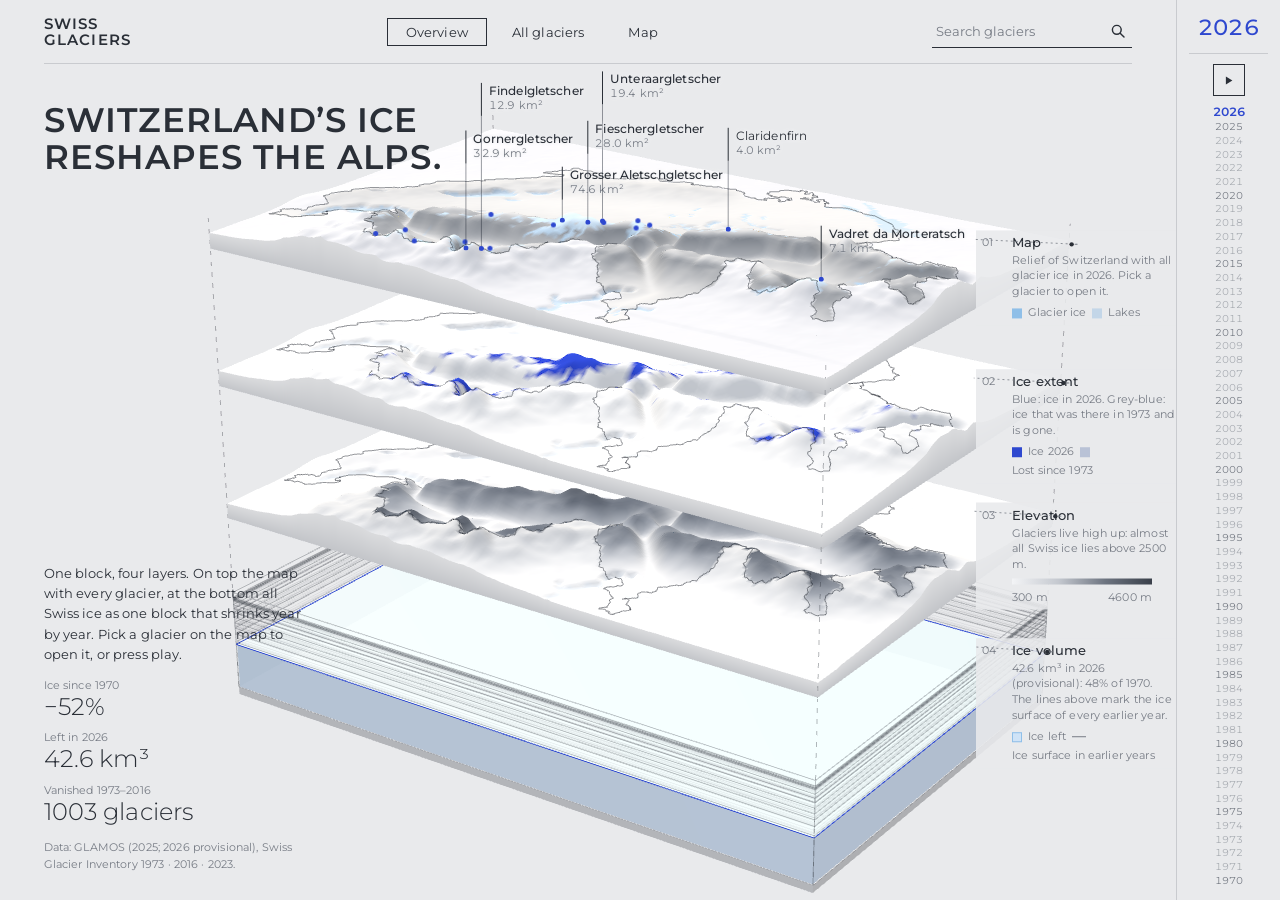
<file: index.html>
<!DOCTYPE html>
<html lang="en">
<head>
  <meta charset="UTF-8">
  <meta name="viewport" content="width=device-width, initial-scale=1.0">
  <title>Swiss Glaciers 1970–2026</title>
  <link rel="preconnect" href="https://fonts.googleapis.com">
  <link rel="preconnect" href="https://fonts.gstatic.com" crossorigin>
  <link href="https://fonts.googleapis.com/css2?family=Montserrat:wght@300;400;500;600&display=swap" rel="stylesheet">
  <link rel="stylesheet" href="css/style.css">
</head>
<body>
<div class="shell">

  <!-- ================= Kopfzeile ================= -->
  <header class="site-header">
    <a class="logo" href="#home" data-go="home">
      Swiss<br>Glaciers
    </a>
    <nav class="main-nav" aria-label="Hauptnavigation">
      <a href="#home" data-go="home">Overview</a>
      <a href="#cube" data-go="cube">All glaciers</a>
      <a href="#map" data-go="map">Map</a>
    </nav>
    <form class="search" id="search" role="search" autocomplete="off">
      <input id="search-input" list="glacier-list" placeholder="Search glaciers" aria-label="Search glaciers">
      <datalist id="glacier-list"></datalist>
      <button type="submit" aria-label="Suchen">
        <svg viewBox="0 0 20 20" aria-hidden="true"><circle cx="8.5" cy="8.5" r="5.5"/><path d="M13 13l4.5 4.5"/></svg>
      </button>
    </form>
  </header>

  <main class="content">
    <section class="page page-home is-active state-overview" id="page-home">

      <!-- Kopf jeder Ansicht: Zurück + Pfad, Titel, ein Satz -->
      <div class="view-head">
        <nav class="crumbs" aria-label="Breadcrumb">
          <button class="back-btn" id="back-btn" aria-label="Back">
            <svg viewBox="0 0 24 24" aria-hidden="true"><path d="M19 5v7a3 3 0 0 1-3 3H6 M10 11l-4 4 4 4"/></svg>
          </button>
          <ol id="crumbs"></ol>
        </nav>
        <h1 id="view-title">Switzerland’s ice <span class="rotator" aria-live="polite"><span class="rot-word">is melting.</span></span></h1>
        <p class="view-lede" id="view-lede"></p>
      </div>

      <!-- Startseite: ein Block, Karte oben, Cube unten -->
      <div class="stack" id="stack">
        <div class="panel-stage" id="stack-stage"></div>
        <div class="label-layer" id="stack-glabels"></div>
        <div class="sk-labels" id="stack-labels"></div>
      </div>

      <!-- Karte -->
      <div class="panel panel-map" id="panel-map" role="link" tabindex="0" aria-label="Open map">
        <div class="panel-stage" id="home-map-stage"></div>
        <div class="label-layer" id="map-labels"></div>
        <span class="panel-tag">Map</span>
        <span class="panel-open" aria-hidden="true">Open map</span>
      </div>

      <!-- Cube -->
      <div class="panel panel-cube" id="panel-cube" role="button" tabindex="0" aria-label="Open cube">
        <div class="panel-stage" id="cube-stage"></div>
        <div class="label-layer" id="cube-labels"></div>
        <div class="year-layer" id="cube-years"><svg></svg></div>

        <!-- Gletscher-Ansicht: Ebenen als Explosionszeichnung (Beschriftung links, Höhenkarten rechts) -->
        <div class="gview" id="gview" hidden>
          <svg class="ex-lines" id="ex-lines"></svg>
          <div class="ex-labels" id="ex-labels"></div>
          <aside class="ex-side" id="ex-side"></aside>
        </div>
        <span class="panel-tag" id="cube-tag">Cube</span>
        <span class="panel-open" aria-hidden="true">Open cube</span>
        <div class="pin-bar" id="pin-bar" hidden><span id="pin-count">1 layer pinned</span><button id="pin-clear" type="button">Clear selection</button></div>
      </div>

      <!-- Text der Übersicht -->
      <div class="home-text card">
        <p class="lead">One block, four layers. On top the map with every glacier, at the bottom all Swiss ice as one block that shrinks year by year. Pick a glacier on the map to open it, or press play.</p>
        <dl class="stats">
          <div><dt>Ice since 1970</dt><dd id="st-pct">−50%</dd></div>
          <div><dt>Left in <span class="yr">2026</span></dt><dd id="st-vol">42.6 km³</dd></div>
          <div><dt>Vanished 1973–2016</dt><dd id="st-gone">1003 glaciers</dd></div>
        </dl>
        <p class="src-note">Data: GLAMOS (2025; 2026 provisional), Swiss Glacier Inventory 1973 · 2016 · 2023.</p>
      </div>

      <!-- Kernbohrung -->
      <section class="probe" id="probe" hidden aria-label="Ice core">
        <figure class="figure pr-photo">
          <div class="figure-img"><img id="pr-photo" alt="Glacier area with drill site"><span class="pr-marker" aria-hidden="true"><i></i></span></div>
          <figcaption>Drill site <b id="pr-site">–</b></figcaption>
        </figure>
        <div class="pr-core" id="pr-core">
          <div class="pr-head"><span class="badge" id="pr-badge">Placeholder</span><p class="pr-after" id="pr-after"></p></div>
          <svg id="pr-svg"></svg>
          <p class="footnote" id="pr-note"></p>
        </div>
        <aside class="pr-side">
          <figure class="figure pr-ice">
            <div class="figure-img">
              <img id="pr-icecore" alt="Real ice core with visible annual layers" hidden>
              <div class="pr-ice-ph" id="pr-icecore-ph" hidden><span>The photo loads from the internet.<br>Offline: add <code>img/eiskern.jpg</code>.</span></div>
            </div>
            <figcaption>Ice core with annual layers (GISP2, 1837 m deep). Photo: National Ice Core Laboratory, USGS, public domain.</figcaption>
          </figure>
          <button class="switch" id="pr-toggle" aria-pressed="false"><span class="sw"><i></i></span>Show measured data</button>
          <div class="pr-table-wrap" id="pr-table-wrap"><div id="pr-table"></div></div>
        </aside>
      </section>
    </section>

    <!-- Zahlen -->
    <aside class="info-card card" id="info-card" aria-label="Figures for the selected year">
      <p class="ic-title" id="info-kicker">Swiss glacier ice, 2026</p>
      <div class="hero-num"><span id="hero-vol">42.6</span> <small id="hero-unit">km³</small></div>
      <div class="bar" aria-hidden="true"><span id="hero-bar"></span></div>
      <p class="sub" id="hero-sub">50% of the 1970 ice</p>
      <dl class="rows">
        <div><dt>Since 1970</dt><dd id="loss-total">−42.4 km³</dd></div>
        <div><dt>This year</dt><dd id="loss-year">−2.5 km³</dd></div>
        <div id="row-len" hidden><dt>Glacier tongue since 1970</dt><dd id="loss-len">–</dd></div>
      </dl>
      <p class="note" id="year-note"></p>
    </aside>

    <div id="tooltip" class="tooltip" role="status"></div>
  </main>

  <!-- ================= Zeitleiste rechts ================= -->
  <aside class="timeline" aria-label="Timeline 1970 to 2026">
    <div class="tl-big" id="tl-big">2026</div>
    <button class="play" id="play-btn" aria-label="Play">
      <svg viewBox="0 0 20 20" aria-hidden="true"><path class="i-play" d="M6 4l10 6-10 6z"/><path class="i-pause" d="M5 4h3v12H5zM12 4h3v12h-3z"/></svg>
    </button>
    <div class="tl-track" id="tl-track" role="slider" tabindex="0" aria-valuemin="1970" aria-valuemax="2026" aria-valuenow="2026" aria-label="Select year">
      <div class="tl-list" id="tl-list"></div>
    </div>
  </aside>
</div>

<script src="js/vendor/three.min.js"></script>
<script src="js/glamos.js"></script>
<script src="js/data.js"></script>
<script src="js/switzerland.js"></script>
<script src="img/berg-cutout.js"></script>
<script src="js/scene.js"></script>
<script src="js/main.js"></script>
<script src="js/timeline.js"></script>
<script src="js/home.js"></script>
<script src="js/glacierview.js"></script>
<script src="js/cubeview.js"></script>
<script src="js/mapview.js"></script>
<script src="js/stackview.js"></script>
<script src="js/probe.js"></script>
<script>App.start();</script>
</body>
</html>
</file>
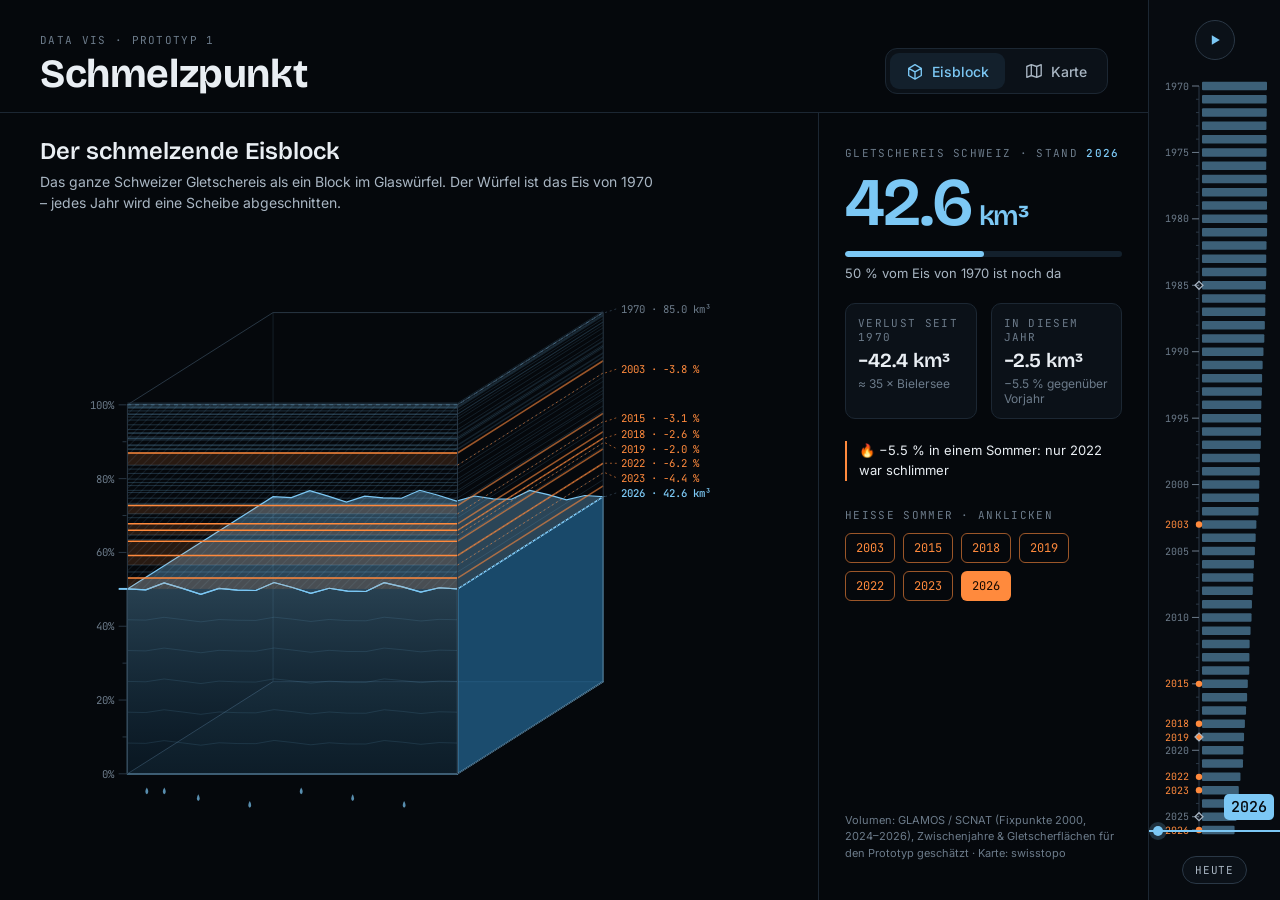
<file: Prototyp 1 (dunkel)/index.html>
<!DOCTYPE html>
<html lang="de">
<head>
  <meta charset="UTF-8">
  <meta name="viewport" content="width=device-width, initial-scale=1.0">
  <title>Schmelzpunkt – Schweizer Gletscher 1970–2026</title>
  <link rel="preconnect" href="https://fonts.googleapis.com">
  <link rel="preconnect" href="https://fonts.gstatic.com" crossorigin>
  <link href="https://fonts.googleapis.com/css2?family=Bricolage+Grotesque:opsz,wght@12..96,500;12..96,700&family=Inter:wght@400;500;600&family=JetBrains+Mono:wght@400;500&display=swap" rel="stylesheet">
  <link rel="stylesheet" href="css/style.css">
</head>
<body>
  <div class="app">

    <!-- ===== Kopfzeile ===== -->
    <header class="topbar">
      <div class="brand">
        <span class="kicker">Data Vis · Prototyp 1</span>
        <h1>Schmelzpunkt</h1>
      </div>

      <nav class="view-switch" role="tablist" aria-label="Ansicht wählen">
        <button class="view-btn is-active" role="tab" data-view="cube" aria-selected="true">
          <svg viewBox="0 0 20 20" aria-hidden="true"><path d="M3 7l7-4 7 4v8l-7 4-7-4z M3 7l7 4 7-4 M10 11v8"/></svg>
          Eisblock
        </button>
        <button class="view-btn" role="tab" data-view="map" aria-selected="false">
          <svg viewBox="0 0 20 20" aria-hidden="true"><path d="M2 5l5-2 6 2 5-2v12l-5 2-6-2-5 2z M7 3v12 M13 5v12"/></svg>
          Karte
        </button>
      </nav>
    </header>

    <!-- ===== Bühne: die beiden Visualisierungen ===== -->
    <main class="stage">
      <section class="view view-cube is-active" id="view-cube" aria-label="Eisblock – alle Gletscher zusammen">
        <div class="view-head">
          <h2>Der schmelzende Eisblock</h2>
          <p>Das ganze Schweizer Gletschereis als ein Block im Glaswürfel. Der Würfel ist das Eis von 1970 – jedes Jahr wird eine Scheibe abgeschnitten.</p>
        </div>
        <svg id="cube-svg" class="viz" viewBox="0 0 760 560" role="img" aria-label="Eisblock-Grafik"></svg>
      </section>

      <section class="view view-map" id="view-map" aria-label="Karte der Schweiz mit Gletschern">
        <div class="view-head">
          <h2>Gletscher auf der Karte</h2>
          <p>Kreisfläche = Gletscherfläche im gewählten Jahr. Der gestrichelte Ring zeigt die Grösse von 1970. Klicke auf einen Gletscher.</p>
        </div>
        <svg id="map-svg" class="viz" viewBox="0 0 1000 660" role="img" aria-label="Schweizer Karte mit Gletschern"></svg>
      </section>

      <div id="tooltip" class="tooltip" role="status" aria-live="polite"></div>
    </main>

    <!-- ===== Infospalte ===== -->
    <aside class="info" aria-label="Zahlen zum gewählten Jahr">
      <div class="info-block">
        <span class="label">Gletschereis Schweiz · Stand <b id="info-year">2026</b></span>
        <div class="hero"><span id="hero-vol">42,6</span><small>km³</small></div>
        <div class="bar" aria-hidden="true"><span id="hero-bar"></span></div>
        <p class="sub"><span id="hero-pct">50 %</span> vom Eis von 1970 ist noch da</p>
      </div>

      <div class="info-grid">
        <div>
          <span class="label">Verlust seit 1970</span>
          <strong id="loss-total">−42,4 km³</strong>
          <span class="muted" id="loss-biel">≈ 35 × Bielersee</span>
        </div>
        <div>
          <span class="label">In diesem Jahr</span>
          <strong id="loss-year">−2,5 km³</strong>
          <span class="muted" id="loss-year-pct">−5,5 %</span>
        </div>
      </div>

      <div class="info-note" id="year-note"></div>

      <div class="info-block">
        <span class="label">Heisse Sommer · anklicken</span>
        <div class="chips" id="hot-chips"></div>
      </div>

      <!-- Detailkarte für einen angeklickten Gletscher (Kartenansicht) -->
      <div class="glacier-card" id="glacier-card" hidden>
        <button class="close" id="glacier-close" aria-label="Schliessen">×</button>
        <span class="label" id="gc-canton">VS</span>
        <h3 id="gc-name">Gletscher</h3>
        <div class="gc-row">
          <div><span class="label">Fläche <span id="gc-year">2026</span></span><strong id="gc-area">–</strong></div>
          <div><span class="label">seit 1970</span><strong id="gc-change">–</strong></div>
        </div>
        <svg id="gc-spark" viewBox="0 0 300 90" class="spark" aria-label="Flächenverlauf 1970–2026"></svg>
        <p class="muted small" id="gc-note"></p>
      </div>

      <p class="source">Volumen: GLAMOS / SCNAT (Fixpunkte 2000, 2024–2026), Zwischenjahre & Gletscherflächen für den Prototyp geschätzt · Karte: swisstopo</p>
    </aside>

    <!-- ===== Timeline rechts – auf der ganzen Seite gleich ===== -->
    <aside class="timeline" aria-label="Zeitleiste 1970 bis 2026">
      <button class="play" id="play-btn" aria-label="Abspielen">
        <svg viewBox="0 0 20 20" aria-hidden="true"><path class="i-play" d="M6 4l10 6-10 6z"/><path class="i-pause" d="M5 4h3v12H5zM12 4h3v12h-3z"/></svg>
      </button>
      <div class="tl-track" id="tl-track" tabindex="0" role="slider"
           aria-valuemin="1970" aria-valuemax="2026" aria-valuenow="2026" aria-label="Jahr wählen">
        <svg id="tl-svg" preserveAspectRatio="none"></svg>
        <div class="tl-handle" id="tl-handle"><span id="tl-handle-year">2026</span></div>
      </div>
      <button class="today" id="today-btn">Heute</button>
    </aside>

  </div>

  <script src="js/data.js"></script>
  <script src="js/switzerland.js"></script>
  <script src="js/main.js"></script>
  <script src="js/timeline.js"></script>
  <script src="js/cube.js"></script>
  <script src="js/map.js"></script>
  <script>App.start();</script>
</body>
</html>
</file>
<file: css/style.css>
/* =====================================================================
   Swiss Glaciers – Stylesheet
   Ein Hintergrund, eine Haarlinie, ein Blau für "gemeint/gewählt",
   Orange nur für heisse Sommer. Serif nur für Titel & grosse Zahlen.
   ===================================================================== */
:root {
  /* Farben: nur Grau-Schwarz-Weiss + ein Blau */
  --paper:  #e9eaec;   /* ruhiges Hellgrau – Hintergrund überall */
  --white:  #f4f5f6;   /* helle Flächen */
  --rule:   #c9cbcf;   /* feine Linie */
  --rule-2: #a9adb3;
  --ink:    #2a2f37;   /* Schiefer – Text & Strukturlinien */
  --ink-2:  #777c85;   /* Nebentext */
  --blue:   #2e48cf;   /* 2026 / gewählt */
  --blue-soft: rgba(46,72,207,.14);
  --ice:    #cfe1f1;
  --melt:   var(--ink);  /* kein Orange mehr: heisse Sommer = dunkel */

  /* Schrift: eine Familie */
  --serif: "Montserrat", system-ui, sans-serif;
  --sans:  "Montserrat", system-ui, sans-serif;
  --fs-xs: 11px;  --fs-s: 13px;  --fs-m: 16px;  --fs-l: 24px;  --fs-xl: 38px;  --fs-xxl: 54px;

  /* Raster */
  --pad: clamp(24px, 3.4vw, 52px);
  --tl-w: 104px;
  --head: 160px;
  --radius: 0px;
  --ease: cubic-bezier(.65, 0, .25, 1);
}

* { box-sizing: border-box; }
html, body { margin: 0; height: 100%; background: var(--paper); color: var(--ink); font-family: var(--sans); font-size: var(--fs-s); -webkit-font-smoothing: antialiased; }
button, input { font: inherit; color: inherit; }
a { color: inherit; }
[hidden] { display: none !important; }
:focus-visible { outline: 2px solid var(--blue); outline-offset: 2px; }
@media (prefers-reduced-motion: reduce) { * { animation: none !important; transition: none !important; } }

.shell { height: 100vh; display: grid; grid-template-columns: 1fr var(--tl-w); grid-template-rows: auto 1fr; }
.site-header { grid-column: 1; grid-row: 1; }
.content     { grid-column: 1; grid-row: 2; position: relative; overflow: hidden; }
.timeline    { grid-column: 2; grid-row: 1 / span 2; }

/* ---------- gemeinsame Bausteine ---------- */
.card { background: var(--white); border: 1px solid var(--rule); border-radius: var(--radius); }
.rows { margin: 0; }
.rows > div { display: grid; grid-template-columns: 44% 1fr; gap: 12px; padding: 8px 0; border-top: 1px solid var(--rule); font-size: var(--fs-xs); line-height: 1.45; }
.rows dt { color: var(--ink-2); }
.rows dd { margin: 0; font-weight: 500; text-align: right; }
.rows .now dd, .rows .key dd { color: var(--blue); }
.footnote { margin: 10px 0 0; font-size: var(--fs-xs); color: var(--ink-2); line-height: 1.5; }
.badge { display: inline-block; font-size: var(--fs-xs); padding: 3px 10px; border-radius: 20px; border: 1px solid var(--rule-2); color: var(--ink-2); }
.badge.real { border-color: var(--melt); color: var(--melt); }
.figure { margin: 0; display: flex; flex-direction: column; gap: 8px; min-height: 0; }
.figure-img { position: relative; flex: 1; min-height: 0; border-radius: var(--radius); overflow: hidden; background: var(--white); border: 1px solid var(--rule); }
.figure-img img { position: absolute; inset: 0; width: 100%; height: 100%; object-fit: cover; }
.figure figcaption { font-size: var(--fs-xs); color: var(--ink-2); line-height: 1.45; }
.figure figcaption b { color: var(--ink); font-weight: 500; }
.switch { display: inline-flex; align-items: center; gap: 10px; border: 1px solid var(--rule-2); background: var(--white); border-radius: 30px; padding: 6px 14px 6px 6px; cursor: pointer; font-size: var(--fs-s); align-self: flex-start; }
.switch:hover { border-color: var(--ink); }
.switch .sw { width: 30px; height: 17px; border-radius: 10px; background: var(--rule-2); position: relative; transition: background .2s; }
.switch .sw i { position: absolute; left: 2px; top: 2px; width: 13px; height: 13px; border-radius: 50%; background: var(--white); transition: left .2s; }
.switch[aria-pressed="true"] .sw { background: var(--blue); }
.switch[aria-pressed="true"] .sw i { left: 15px; }

/* ---------- Kopfzeile ---------- */
.site-header { display: flex; align-items: center; justify-content: space-between; gap: 24px; padding: 14px var(--pad); border-bottom: 1px solid var(--rule); background: var(--paper); z-index: 20; }
.logo { display: flex; align-items: center; gap: 10px; font-weight: 600; text-decoration: none; }
.logo svg { width: 22px; height: 22px; fill: none; stroke: var(--blue); stroke-width: 1.4; stroke-linejoin: round; }
.main-nav { display: flex; gap: 28px; }
.main-nav a { color: var(--ink-2); text-decoration: none; padding: 6px 0; border-bottom: 1px solid transparent; }
.main-nav a:hover, .main-nav a.is-active { color: var(--ink); border-color: var(--ink); }
.search { display: flex; align-items: center; border: 1px solid var(--rule-2); border-radius: 30px; padding: 3px 6px 3px 16px; background: var(--white); }
.search input { border: 0; outline: none; background: none; width: 170px; font-size: var(--fs-s); }
.search input::placeholder { color: var(--ink-2); }
.search button { border: 0; background: none; cursor: pointer; width: 28px; height: 28px; display: grid; place-items: center; }
.search svg { width: 16px; height: 16px; fill: none; stroke: var(--ink); stroke-width: 1.8; stroke-linecap: round; }
.search:focus-within { border-color: var(--blue); }
.search.nohit { animation: shake .3s; border-color: var(--melt); }
@keyframes shake { 25% { transform: translateX(-4px); } 75% { transform: translateX(4px); } }

/* ---------- Seite ---------- */
.page { position: absolute; inset: 0; }
.page-home:not(.state-overview) { --head: 190px; }

/* Kopf jeder Ansicht */
.view-head { position: absolute; left: var(--pad); top: 22px; right: calc(var(--pad) + 280px); z-index: 6; pointer-events: none; }
.view-head > * { pointer-events: auto; }
.crumbs { display: flex; align-items: center; gap: 12px; min-height: 30px; }
.crumbs ol { display: flex; flex-wrap: wrap; gap: 6px; list-style: none; margin: 0; padding: 0; font-size: var(--fs-xs); color: var(--ink-2); }
.crumbs li + li::before { content: "/"; margin-right: 6px; color: var(--rule-2); }
.crumbs a { color: var(--ink-2); text-decoration: none; }
.crumbs a:hover { color: var(--ink); text-decoration: underline; }
.crumbs li:last-child { color: var(--ink); }
.back-btn { width: 30px; height: 30px; border-radius: 50%; border: 1px solid var(--rule-2); background: var(--white); cursor: pointer; display: none; place-items: center; }
.back-btn svg { width: 15px; height: 15px; fill: none; stroke: var(--ink); stroke-width: 1.8; stroke-linecap: round; stroke-linejoin: round; }
.back-btn:hover { border-color: var(--ink); }
.page-home:not(.state-overview) .back-btn { display: grid; }
.state-overview .crumbs { display: none; }
.state-overview .view-head { top: 34px; }
#view-title { font-family: var(--serif); font-weight: 300; font-size: var(--fs-xl); line-height: 1.05; letter-spacing: -.015em; margin: 8px 0 6px; }
.state-overview #view-title { font-size: var(--fs-xxl); margin-top: 4px; }
.view-lede { margin: 0; color: var(--ink-2); font-size: var(--fs-s); max-width: 95ch; line-height: 1.5; min-height: 1.5em; }
.rotator { display: inline-block; height: 1.12em; line-height: 1.12; overflow: hidden; vertical-align: top; }
.rot-word { display: inline-block; animation: rotIn .7s cubic-bezier(.2,.7,.2,1); }
.rot-word.out { animation: rotOut .45s ease forwards; }
@keyframes rotIn  { from { transform: translateY(100%); opacity: 0; } to { transform: none; opacity: 1; } }
@keyframes rotOut { to { transform: translateY(-100%); opacity: 0; } }

/* ---------- Panels (Karte, Cube) ---------- */
.panel {
  position: absolute; margin: 0; border: 1px solid var(--rule); border-radius: var(--radius); overflow: hidden; background: var(--white);
  transition: left .9s var(--ease), top .9s var(--ease), width .9s var(--ease), height .9s var(--ease), opacity .6s ease, filter .6s ease, background .6s ease, border-color .3s;
}
.panel-stage { position: absolute; inset: 0; }
.panel-stage canvas { display: block; }
.panel-tag { position: absolute; left: 16px; top: 14px; font-size: var(--fs-xs); color: var(--ink-2); transition: opacity .4s; pointer-events: none; z-index: 5; }

/* Übersicht: Karte links, Cube rechts, Text unter der Karte */
.panel-map  { left: var(--pad); top: var(--head); width: calc(60% - var(--pad)); height: calc(100% - var(--head) - 168px); cursor: pointer; z-index: 2; }
.panel-cube { left: calc(60% + 20px); top: var(--head); width: calc(40% - var(--pad) - 20px); height: calc(100% - var(--head) - 24px); cursor: pointer; z-index: 3; }
.state-overview .panel-map:hover, .state-overview .panel-cube:hover { border-color: var(--ink-2); }
.home-text { position: absolute; left: var(--pad); bottom: 24px; width: calc(60% - var(--pad)); height: 128px; padding: 16px 20px; z-index: 2; transition: opacity .4s; }
.lead { margin: 0 0 12px; line-height: 1.5; max-width: 70ch; }
.stats { display: flex; gap: 40px; margin: 0; }
.stats dt { font-size: var(--fs-xs); color: var(--ink-2); }
.stats dd { margin: 2px 0 0; font-family: var(--serif); font-weight: 300; font-size: var(--fs-l); line-height: 1.1; }
.page-home:not(.state-overview) .home-text { opacity: 0; pointer-events: none; }

/* Cube-Weg: Cube gross, Karte blass dahinter */
.state-cube .panel-cube, .state-glacier .panel-cube {
  left: var(--pad); top: var(--head); width: calc(100% - var(--pad) * 2); height: calc(100% - var(--head) - 18px);
  background: rgba(251,250,247,.55); backdrop-filter: blur(2px); -webkit-backdrop-filter: blur(2px); border-color: transparent; cursor: default;
}
.state-cube .panel-map, .state-glacier .panel-map {
  left: var(--pad); top: var(--head); width: 46%; height: 46%; opacity: .3; filter: saturate(.2); border-color: transparent; background: transparent; z-index: 1;
}
.state-glacier .panel-map, .state-probe .panel-cube { opacity: 0; pointer-events: none; }
.state-cube .panel-cube canvas, .state-glacier .panel-cube canvas, .state-map .panel-map canvas, .state-area .panel-map canvas { cursor: grab; }
canvas.grabbing { cursor: grabbing !important; }

/* Karten-Weg: Karte gross, Cube blass dahinter */
.state-map .panel-map, .state-area .panel-map {
  left: var(--pad); top: var(--head); width: calc(100% - var(--pad) * 2); height: calc(100% - var(--head) - 18px);
  background: transparent; border-color: transparent; cursor: default;
}
.state-map .panel-cube, .state-area .panel-cube {
  left: calc(100% - var(--pad) - 20%); top: calc(100% - 18px - 28%); width: 20%; height: 28%;
}
.state-map .panel-cube { opacity: .3; filter: saturate(.2); background: transparent; border-color: transparent; z-index: 1; }
.state-map .panel-cube:hover { opacity: .7; filter: none; }
.state-area .panel-cube { z-index: 4; }
.state-area .panel-cube:hover { border-color: var(--ink-2); }
.page-home:not(.state-overview):not(.state-area) .panel-tag, .state-area .panel-map .panel-tag { opacity: 0; }

/* Kernbohrung: Karte klein oben links */
.state-probe .panel-map { left: var(--pad); top: var(--head); width: 24%; height: 26%; z-index: 4; cursor: pointer; }
.probe {
  position: absolute; left: var(--pad); right: var(--pad); top: var(--head); bottom: 18px; z-index: 3;
  display: grid; grid-template-columns: 24% 1fr 300px; gap: 32px;
}
.pr-photo { padding-top: calc(26vh); }   /* Platz für die kleine Karte darüber */
.pr-photo .figure-img img { object-position: 45% 40%; }
.pr-marker { position: absolute; left: 50%; top: 34%; }
.pr-marker i { position: absolute; left: -7px; top: -18px; width: 14px; height: 22px; border-radius: 7px / 4px; background: linear-gradient(90deg, var(--ice), var(--white) 45%, var(--ice)); border: 1px solid var(--blue); box-shadow: 0 0 0 6px var(--blue-soft); }
.pr-core { display: flex; flex-direction: column; min-height: 0; border-left: 1px solid var(--rule); border-right: 1px solid var(--rule); padding: 0 24px; }
.pr-head { display: flex; align-items: center; gap: 12px; min-height: 26px; }
.pr-after { margin: 0; font-size: var(--fs-xs); color: var(--blue); }
.pr-core svg { flex: 1; width: 100%; min-height: 0; }
.pr-side { display: flex; flex-direction: column; gap: 16px; min-height: 0; }
.pr-ice { flex: none; }
.pr-ice .figure-img { flex: none; height: 190px; }
.pr-ice-ph { position: absolute; inset: 0; display: grid; place-items: center; padding: 20px; text-align: center; font-size: var(--fs-xs); color: var(--ink-2); line-height: 1.6; background: var(--paper); }
.pr-table-wrap { max-height: 0; overflow: hidden; transition: max-height .45s var(--ease); }
.pr-table-wrap.open { max-height: 60vh; overflow-y: auto; }
.pr-src { font-size: var(--fs-xs); color: var(--ink-2); padding: 8px 0; border-top: 1px solid var(--rule); line-height: 1.5; }
.pr-src a { color: var(--blue); }
.pr-jumps { display: flex; flex-direction: column; gap: 6px; margin-top: 8px; }
.pr-jump { text-align: left; border: 1px solid var(--rule-2); background: var(--white); border-radius: 20px; padding: 6px 12px; font-size: var(--fs-xs); cursor: pointer; }
.pr-jump:hover { border-color: var(--blue); color: var(--blue); }
/* Eiskern-Zeichnung */
.pr-axis line { stroke: var(--rule-2); stroke-width: 1; }
.pr-axis text { font-size: 11px; fill: var(--ink-2); font-family: var(--sans); }
.pr-body { stroke: rgba(46,72,207,.45); stroke-width: 1; }
.pr-bottom { fill: #bcd9f2; stroke: rgba(46,72,207,.45); stroke-width: 1; }
.pr-top { fill: #f4f9fe; stroke: var(--ink); stroke-width: 1.2; }
.pr-ring { stroke: rgba(46,72,207,.5); stroke-width: 1; }
.pr-ring.schem { stroke-dasharray: 3 3; }
.pr-ring.on { stroke: var(--blue); stroke-width: 2; }
.pr-lead { stroke: var(--rule-2); stroke-width: 1; }
.pr-lead.on { stroke: var(--blue); }
.pr-yl { font-size: 12px; fill: var(--ink); font-family: var(--sans); font-variant-numeric: tabular-nums; }
.pr-yl.on { fill: var(--blue); font-weight: 600; }
.pr-yl.dim { fill: var(--ink-2); }

/* Pin-Leiste im grossen Cube */
.pin-bar { position: absolute; right: 16px; top: 14px; z-index: 5; display: flex; align-items: center; gap: 10px; font-size: var(--fs-xs); background: var(--white); border: 1px solid var(--rule); border-radius: 30px; padding: 4px 4px 4px 14px; }
.pin-bar button { border: 1px solid var(--rule-2); background: none; border-radius: 20px; padding: 3px 10px; cursor: pointer; font-size: var(--fs-xs); }
.pin-bar button:hover { border-color: var(--ink); }

/* ---------- Gletscher-Cutout ---------- */
.gview { position: absolute; inset: 0; z-index: 0; }
.panel-cube .panel-stage { z-index: 1; }
.panel-cube .label-layer, .panel-cube .year-layer { z-index: 3; }
.gv-mountain { position: absolute; right: 2%; bottom: 0; width: 62%; height: auto; z-index: 0; }
.gv-hole, .gv-slab { position: absolute; pointer-events: none; }
.gv-hole { z-index: 1; }
.gv-slab { z-index: 2; }
.gv-window {
  position: absolute; left: 28%; top: 4%; width: 45%; height: 90%; z-index: 3;
  border: 1px solid rgba(29,35,48,.7);
  background-image: linear-gradient(rgba(29,35,48,.07) 1px, transparent 1px), linear-gradient(90deg, rgba(29,35,48,.07) 1px, transparent 1px);
  background-size: 100% 6.25%, 8.333% 100%;
}
.gv-table { position: absolute; left: 0; top: 4%; width: 24%; z-index: 2; }
.legend { display: grid; gap: 7px; margin-top: 14px; font-size: var(--fs-xs); color: var(--ink-2); }
.legend div { display: flex; align-items: center; gap: 10px; }
.legend i { display: inline-block; width: 22px; height: 0; border-top: 1px solid #7fb8ec; }
.legend .l-hot { border-color: var(--melt); }
.legend .l-lit { border-top: 3px solid var(--blue); }
.legend .l-core { width: 8px; height: 14px; border: 1px solid var(--blue); background: var(--ice); border-radius: 2px; margin: 0 7px; }

/* ---------- Beschriftungen in 3D: feine Linie, Text mit Papier-Halo ---------- */
.label-layer { position: absolute; inset: 0; pointer-events: none; overflow: hidden; }
.glabel { position: absolute; left: 0; top: 0; pointer-events: auto; cursor: pointer; display: flex; flex-direction: column; align-items: flex-start; will-change: transform; }
.glabel .gl-text, .ylab {
  text-shadow: 0 0 2px var(--paper), 0 0 4px var(--paper), 0 0 6px var(--paper);
}
.glabel .gl-text { display: flex; flex-direction: column; padding: 0 0 4px 7px; white-space: nowrap; border-left: 1px solid var(--ink); }
.glabel .gl-name { font-size: 12px; font-weight: 500; color: var(--ink); line-height: 1.25; }
.glabel .gl-val  { font-size: 11px; color: var(--ink-2); font-variant-numeric: tabular-nums; }
.glabel .gl-line { width: 0; border-left: 1px solid rgba(29,35,48,.45); }
.glabel .gl-dot  { width: 5px; height: 5px; border-radius: 50%; background: var(--blue); margin-left: -2px; }
.glabel.left { align-items: flex-end; }
.glabel.left .gl-text { border-left: 0; border-right: 1px solid var(--ink); padding: 0 7px 4px 0; align-items: flex-end; }
.glabel.left .gl-dot { margin-left: 0; margin-right: -2px; }
.glabel.collapsed .gl-text, .glabel.collapsed .gl-line { visibility: hidden; }
.glabel.collapsed:hover .gl-text, .glabel.collapsed:hover .gl-line { visibility: visible; }
.glabel.small .gl-name { font-weight: 400; }
.glabel.gone .gl-dot { background: var(--melt); }
.glabel.gone .gl-name { color: var(--melt); text-decoration: line-through; }
.glabel:hover .gl-name, .glabel.is-selected .gl-name { color: var(--blue); }
.glabel:hover .gl-text, .glabel.is-selected .gl-text { border-color: var(--blue); }

.year-layer { position: absolute; inset: 0; pointer-events: none; overflow: hidden; }
.year-layer svg { position: absolute; inset: 0; width: 100%; height: 100%; }
.year-layer path { fill: none; stroke: rgba(29,35,48,.3); stroke-width: 1; }
.year-layer path.hot { stroke: rgba(217,100,58,.55); }
.year-layer path.lit { stroke: var(--blue); stroke-width: 1.5; }
.ylab { position: absolute; left: 0; top: 0; pointer-events: auto; cursor: pointer; display: flex; flex-direction: column; padding: 0 0 0 8px; border-left: 1px solid var(--rule-2); line-height: 1.25; white-space: nowrap; will-change: transform; }
.ylab b { font-size: 12px; font-weight: 500; font-variant-numeric: tabular-nums; }
.ylab span { font-size: 11px; color: var(--ink-2); }
.ylab.hot b { color: var(--melt); }
.ylab:hover b { color: var(--blue); }
.ylab.lit { border-color: var(--blue); }
.ylab.lit b { color: var(--blue); font-weight: 600; }

/* ---------- Zahlen-Karte ---------- */
.info-card {
  position: absolute; left: var(--pad); bottom: 24px; width: 280px; z-index: 7; padding: 16px 18px 12px;
  opacity: 0; transform: translateY(8px); transition: opacity .4s, transform .4s; pointer-events: none;
}
body.detail .info-card { opacity: 1; transform: none; pointer-events: auto; }
body.glacier-mode .info-card { opacity: 0; pointer-events: none; }
.ic-title { margin: 0; font-size: var(--fs-xs); color: var(--ink-2); }
.hero-num { font-family: var(--serif); font-weight: 300; font-size: var(--fs-xl); line-height: 1; margin-top: 6px; letter-spacing: -.015em; }
.hero-num small { font-size: var(--fs-m); color: var(--ink-2); }
.bar { height: 3px; background: var(--rule); margin: 12px 0 8px; }
.bar span { display: block; height: 100%; background: var(--blue); transition: width .3s ease; }
.sub { margin: 0 0 10px; font-size: var(--fs-xs); color: var(--ink-2); }
.note { font-size: var(--fs-xs); line-height: 1.5; margin: 8px 0 0; color: var(--ink-2); min-height: 18px; }
.note.hot { color: var(--melt); }

.tooltip { position: absolute; pointer-events: none; z-index: 30; background: var(--white); border: 1px solid var(--rule); border-radius: var(--radius); padding: 8px 10px; font-size: var(--fs-xs); line-height: 1.5; opacity: 0; transform: translate(-50%, calc(-100% - 12px)); transition: opacity .15s; white-space: nowrap; }
.tooltip.show { opacity: 1; }
.tooltip .t-dim { color: var(--ink-2); }
.tooltip .t-hot { color: var(--melt); }

/* ---------- Zeitleiste ---------- */
.timeline { border-left: 1px solid var(--rule); background: var(--paper); display: flex; flex-direction: column; align-items: stretch; padding: 16px 0 16px; gap: 12px; user-select: none; z-index: 21; }
.tl-big { text-align: center; font-family: var(--serif); font-weight: 300; font-size: var(--fs-l); font-variant-numeric: tabular-nums; padding-bottom: 12px; margin: 0 12px; border-bottom: 1px solid var(--rule); }
.tl-big.hot { color: var(--melt); }
.play, .today { align-self: center; border: 1px solid var(--rule-2); background: var(--white); border-radius: 30px; cursor: pointer; }
.play { width: 36px; height: 36px; display: grid; place-items: center; }
.play svg { width: 13px; height: 13px; fill: var(--ink); }
.play .i-pause { display: none; }
.play.is-playing { border-color: var(--blue); }
.play.is-playing svg { fill: var(--blue); }
.play.is-playing .i-play { display: none; }
.play.is-playing .i-pause { display: block; }
.today { font-size: var(--fs-xs); padding: 6px 14px; }
.play:hover, .today:hover { border-color: var(--ink); }
.tl-track { position: relative; flex: 1; margin: 0 10px; cursor: ns-resize; outline: none; }
.tl-track:focus-visible { box-shadow: 0 0 0 1px var(--blue); }
.tl-track svg { position: absolute; inset: 0; width: 100%; height: 100%; overflow: visible; }
.tl-axis  { stroke: var(--rule-2); stroke-width: 1; }
.tl-tick  { stroke: var(--rule-2); stroke-width: 1; }
.tl-tick.major { stroke: var(--ink-2); }
.tl-label { font-family: var(--sans); font-size: 10px; fill: var(--ink-2); font-variant-numeric: tabular-nums; }
.tl-label.hot { fill: var(--melt); }
.tl-vol      { fill: var(--ice); opacity: .45; }
.tl-vol.past { opacity: 1; }
.tl-hot   { fill: var(--melt); }
.tl-event { fill: var(--white); stroke: var(--ink-2); stroke-width: 1; }
.tl-handle { position: absolute; left: -10px; right: -10px; height: 0; pointer-events: none; border-top: 1px solid var(--blue); transition: top .2s ease-out; }
.tl-handle span { position: absolute; right: 4px; top: -8px; transform: translateY(-100%); font-size: var(--fs-xs); font-weight: 500; color: var(--white); background: var(--blue); padding: 2px 8px; border-radius: 20px; font-variant-numeric: tabular-nums; }
.tl-handle::before { content: ""; position: absolute; left: 30px; top: -4px; width: 7px; height: 7px; border-radius: 50%; background: var(--blue); }
.dragging .tl-handle { transition: none; }

@media (max-width: 1100px) {
  .main-nav { display: none; }
  .search input { width: 120px; }
  .view-head { right: var(--pad); }
}

/* =====================================================================
   Ruhige Ästhetik (Referenzen: "Digitised Land", "Feel more on the road")
   feine Linien statt Kästen, keine Rundungen, Montserrat, schwarz/weiss/blau
   ===================================================================== */
body { letter-spacing: .01em; }
.card { background: transparent; border: 0; border-top: 1px solid var(--ink); border-radius: 0; }
.rows > div { border-top-color: var(--rule); }

/* Kopfzeile: Wortmarke mit gekreuzten Linien, Navigation mit Rahmen */
.site-header { padding: 12px var(--pad); border-bottom: 0; position: relative; }
.site-header::after { content: ""; position: absolute; left: var(--pad); right: var(--pad); bottom: 0; height: 1px; background: var(--ink); }
.logo { font-size: 15px; font-weight: 600; text-transform: uppercase; letter-spacing: .08em; line-height: 1.05; padding: 4px 0 4px 14px; border-left: 1px solid var(--ink); }
.main-nav { gap: 6px; }
.main-nav a { padding: 5px 18px; border: 1px solid transparent; font-size: var(--fs-s); color: var(--ink); }
.main-nav a:hover { border-color: var(--rule-2); }
.main-nav a.is-active { border-color: var(--ink); }
.search { border: 0; border-bottom: 1px solid var(--ink); border-radius: 0; background: transparent; padding: 2px 0 2px 2px; }
.search input { font-size: var(--fs-s); }

/* Titel */
#view-title { font-family: var(--sans); font-weight: 400; letter-spacing: .01em; }
.state-overview #view-title { font-weight: 600; text-transform: uppercase; letter-spacing: .03em; line-height: 1.08; font-size: var(--fs-xxl); }
.state-overview .view-head { padding-left: 20px; }
.state-overview .view-head::before { content: ""; position: absolute; left: 0; top: -10px; bottom: 4px; width: 1px; background: var(--ink); }
.view-lede { color: var(--ink-2); }
.crumbs ol { font-size: var(--fs-xs); }
.back-btn { border-radius: 0; border-color: var(--ink); background: transparent; }

/* Panels ohne Kästen */
.panel { border: 0; border-radius: 0; background: transparent; }
.state-overview .panel-map, .state-overview .panel-cube { border-top: 1px solid var(--ink); }
.state-overview .panel-map:hover, .state-overview .panel-cube:hover { border-color: var(--ink); }
.panel-tag { left: 0; top: 10px; color: var(--ink); font-size: var(--fs-xs); letter-spacing: .04em; }
.state-cube .panel-cube, .state-glacier .panel-cube { background: rgba(233,234,236,.55); }
.state-area .panel-cube { background: var(--paper); border-top: 1px solid var(--ink); }
.home-text { padding: 14px 0 0; }
.stats dd { font-family: var(--sans); font-weight: 300; font-size: var(--fs-l); }

/* Bilder mit feinem Innenrahmen */
.figure-img { border: 0; border-radius: 0; background: var(--white); }
.figure-img::after { content: ""; position: absolute; inset: 12px; border: 1px solid rgba(255,255,255,.75); pointer-events: none; }
.badge, .badge.real { border-radius: 0; border-color: var(--ink); color: var(--ink); }
.switch { border-radius: 0; border-color: var(--ink); background: transparent; }
.switch .sw, .switch .sw i { border-radius: 0; }
.pin-bar, .pin-bar button, .pr-jump { border-radius: 0; }
.pr-core { border-color: var(--rule); }
.pr-marker i { box-shadow: 0 0 0 5px var(--blue-soft); }
.tooltip { border-radius: 0; border-color: var(--ink); }

/* Zahlen-Karte als ruhiger Block mit Linie */
.info-card { background: rgba(233,234,236,.88); padding: 12px 0 0; width: 260px; }
.hero-num { font-family: var(--sans); font-weight: 300; }
.bar { height: 1px; background: var(--rule-2); }
.bar span { height: 3px; margin-top: -1px; }

/* Beschriftungen in 3D */
.glabel .gl-text, .ylab { text-shadow: 0 0 2px var(--paper), 0 0 4px var(--paper), 0 0 6px var(--paper); }
.glabel .gl-name { font-weight: 500; }
.glabel.gone .gl-name { color: var(--ink-2); }
.glabel.gone .gl-dot { background: var(--ink-2); }
.ylab.hot b { color: var(--ink); }
.year-layer path.hot { stroke: rgba(42,47,55,.55); }

/* Zeitleiste: nur Jahreszahlen, 2026 blau */
.timeline { border-left: 1px solid var(--ink); gap: 10px; padding: 14px 0 14px; }
.tl-big { font-family: var(--sans); font-weight: 500; font-size: 22px; border-bottom: 1px solid var(--ink); }
.tl-big.is-now { color: var(--blue); }
.play { border-radius: 0; border-color: var(--ink); background: transparent; width: 32px; height: 32px; }
.play.is-playing { border-color: var(--ink); }
.play.is-playing svg { fill: var(--ink); }
.tl-track { margin: 0 8px; cursor: pointer; }
.tl-list { position: absolute; inset: 0; display: flex; flex-direction: column; justify-content: space-between; align-items: center; touch-action: none; }
.tl-year { border: 0; background: none; padding: 0; line-height: 1; font-size: 9.5px; color: var(--rule-2); font-variant-numeric: tabular-nums; cursor: pointer; transition: color .15s, font-size .15s; }
.tl-year.major { color: var(--ink-2); }
.tl-year:hover { color: var(--ink); }
.tl-year.is-sel { color: var(--ink); font-weight: 600; font-size: 12px; }
.tl-year.is-now { color: var(--blue); font-weight: 600; font-size: 11px; }
.tl-year.is-now.is-sel { font-size: 12px; }

/* Explosionszeichnung (Gletscher-Ebenen) */
.gview { z-index: 2; pointer-events: none; }
.ex-lines { position: absolute; inset: 0; width: 100%; height: 100%; overflow: visible; }
.ex-lines path { fill: none; stroke: var(--ink-2); stroke-width: 1; }
.ex-lines path.on { stroke: var(--blue); }
.ex-labels { position: absolute; inset: 0; }
.ex-label { position: absolute; left: 0; top: 0; width: 170px; text-align: left; font-size: var(--fs-xs); color: var(--ink-2); line-height: 1.45; pointer-events: auto; cursor: pointer; will-change: transform; }
.ex-label b { display: block; color: var(--ink); font-weight: 500; font-size: var(--fs-s); }
.ex-label.on b, .ex-label.on { color: var(--blue); }
.ex-side { position: absolute; right: 0; top: 0; bottom: 0; width: 112px; display: flex; flex-direction: column; gap: 8px; pointer-events: auto; }
.ex-thumb { margin: 0; }
.ex-thumb canvas { display: block; width: 100%; aspect-ratio: 1.35; opacity: .85; }
.ex-thumb.on canvas { opacity: 1; outline: 1px solid var(--blue); outline-offset: 2px; }
.ex-thumb figcaption { font-size: var(--fs-xs); color: var(--ink-2); text-align: center; margin-top: 4px; }
.ex-thumb.on figcaption { color: var(--blue); }
.ex-note { font-size: var(--fs-xs); color: var(--ink-2); text-align: center; line-height: 1.5; margin: 4px 0 0; }

/* =====================================================================
   Startseite: keine schwarzen Linien, Karte & Cube als zwei helle Kästen,
   die beim Darüberfahren etwas grösser werden
   ===================================================================== */
.site-header::after { background: var(--rule); }
.logo { border-left: 0; padding-left: 0; }
.timeline { border-left-color: var(--rule); }
.tl-big { border-bottom-color: var(--rule); }
.state-overview .view-head { padding-left: 0; }
.state-overview .view-head::before { display: none; }
.home-text.card { border-top: 0; }

.state-overview .panel-map, .state-overview .panel-cube {
  background: var(--paper); border: 1px solid var(--rule-2); border-top: 1px solid var(--rule-2);
  transition: left .9s var(--ease), top .9s var(--ease), width .9s var(--ease), height .9s var(--ease),
              opacity .6s ease, filter .6s ease, transform .35s var(--ease), box-shadow .35s ease, border-color .35s ease;
}
.state-overview .panel-map:hover, .state-overview .panel-cube:hover,
.state-overview .panel-map:focus-visible, .state-overview .panel-cube:focus-visible {
  transform: scale(1.025); border-color: var(--ink-2); box-shadow: 0 18px 40px -18px rgba(42,47,55,.35); z-index: 5;
}
.state-overview .panel-tag { left: 18px; top: 16px; }
.panel-open {
  position: absolute; right: 16px; bottom: 16px; z-index: 5; pointer-events: none;
  font-size: var(--fs-xs); letter-spacing: .03em; color: var(--ink); background: var(--paper);
  border: 1px solid var(--ink-2); padding: 6px 14px; opacity: 0; transition: opacity .3s, background .3s, color .3s;
}
.state-overview .panel-open { opacity: .75; }
.state-overview .panel:hover .panel-open, .state-overview .panel:focus-visible .panel-open { opacity: 1; background: var(--ink); color: var(--white); border-color: var(--ink); }

/* ---------- echte Daten: Quelle, ausgeblendete Zeilen ---------- */
.rows > div[hidden] { display: none; }
.src-note { margin: 14px 0 0; max-width: 62ch; font-size: var(--fs-xs); line-height: 1.5; color: var(--ink-2); }

/* =====================================================================
   Startseite neu: EIN Block (Karte oben, Cube unten), Ebenen auseinandergezogen
   ===================================================================== */
.stack { position: absolute; inset: 0; z-index: 1; opacity: 0; pointer-events: none; transition: opacity .6s ease; }
.state-overview .stack { opacity: 1; pointer-events: auto; }
.stack .panel-stage { position: absolute; inset: 0; }
.state-overview .panel-map, .state-overview .panel-cube { opacity: 0 !important; pointer-events: none !important; }
.state-overview .home-text { width: 270px; height: auto; bottom: 28px; padding: 0; z-index: 3; }
.state-overview .home-text .stats { flex-direction: column; gap: 10px; margin-top: 14px; }
.state-overview .home-text .lead { font-size: var(--fs-s); line-height: 1.55; }
.state-overview #view-title { font-size: 34px; }
.state-overview .view-head { z-index: 3; max-width: 400px; pointer-events: none; }

.sk-labels { position: absolute; inset: 0; pointer-events: none; }
.sk-lines { position: absolute; inset: 0; width: 100%; height: 100%; overflow: visible; }
.sk-lines path { fill: none; stroke: var(--ink-2); stroke-width: .8; stroke-dasharray: 2 3; }
.sk-lines path.on { stroke: var(--blue); stroke-dasharray: none; }
.sk-lines circle { fill: var(--ink); }
.sk-label { position: absolute; left: 0; top: 0; width: 200px; background: rgba(233,234,236,.88); padding: 4px 0 6px 6px; display: grid; grid-template-columns: 26px 1fr; gap: 4px; pointer-events: auto; cursor: default; }
.sk-num { font-size: var(--fs-xs); color: var(--ink-2); padding-top: 1px; }
.sk-title { display: block; font-weight: 500; font-size: var(--fs-s); color: var(--ink); }
.sk-text { margin: 3px 0 6px; font-size: var(--fs-xs); line-height: 1.45; color: var(--ink-2); }
.sk-legend { display: flex; flex-wrap: wrap; align-items: center; gap: 6px; font-size: 10.5px; color: var(--ink-2); }
.sk-label.on .sk-title, .sk-label.on .sk-num { color: var(--blue); }
.lg-sw { display: inline-block; width: 10px; height: 10px; vertical-align: -1px; }
.lg-sw.lake { background: #c3d6e8; }
.lg-sw.line { width: 14px; height: 0; border-top: 1px solid var(--ink-2); }
.lg-sw.dash { width: 14px; height: 0; border-top: 1px dashed var(--ink-2); }
.lg-bar { display: block; width: 140px; height: 6px; }
.lg-ends { display: flex; justify-content: space-between; width: 140px; }
#stack-glabels { position: absolute; inset: 0; pointer-events: none; }
#stack-glabels .glabel { pointer-events: auto; }
/* All glaciers: Cube so gross wie der Block der Startseite */
.state-cube .panel-cube { top: 96px; height: calc(100% - 96px); background: transparent; backdrop-filter: none; -webkit-backdrop-filter: none; }
.state-cube .view-head { z-index: 6; }
</file>
<file: Prototyp 1 (dunkel)/css/style.css>
/* ================= Grundfarben & Schriften ================= */
:root {
  --bg:        #05080c;
  --surface:   #0b1118;
  --line:      #1c2733;
  --line-2:    #2a3846;
  --ink:       #e9eef3;
  --ink-2:     #a9b6c3;
  --muted:     #6c7b8a;

  --ice:       #7cc8f5;   /* Eis / aktueller Stand */
  --ice-deep:  #2a7fb8;
  --ice-face:  rgba(124, 200, 245, .16);
  --ice-side:  rgba(42, 127, 184, .55);
  --ghost:     rgba(124, 200, 245, .35);
  --hot:       #ff8a3d;   /* heisse Sommer */

  --f-display: "Bricolage Grotesque", "Inter", system-ui, sans-serif;
  --f-body:    "Inter", system-ui, -apple-system, sans-serif;
  --f-mono:    "JetBrains Mono", ui-monospace, Menlo, monospace;

  --tl-w: 132px;
  --info-w: 330px;
}

* { box-sizing: border-box; }
html, body { margin: 0; height: 100%; background: var(--bg); color: var(--ink); font-family: var(--f-body); }
button { font: inherit; color: inherit; }

/* ================= Layout ================= */
.app {
  height: 100vh;
  display: grid;
  grid-template-columns: 1fr var(--info-w) var(--tl-w);
  grid-template-rows: auto 1fr;
  grid-template-areas:
    "top   top  tl"
    "stage info tl";
}
.topbar   { grid-area: top; }
.stage    { grid-area: stage; }
.info     { grid-area: info; }
.timeline { grid-area: tl; }

/* ================= Kopfzeile ================= */
.topbar {
  display: flex; align-items: flex-end; justify-content: space-between;
  padding: 28px 40px 18px;
  border-bottom: 1px solid var(--line);
}
.kicker, .label {
  font-family: var(--f-mono); font-size: 11px; letter-spacing: .12em;
  text-transform: uppercase; color: var(--muted);
}
.label b { color: var(--ice); font-weight: 500; }
h1 { font-family: var(--f-display); font-size: 40px; line-height: 1; margin: 6px 0 0; font-weight: 700; letter-spacing: -.01em; }

.view-switch { display: flex; gap: 4px; padding: 4px; background: var(--surface); border: 1px solid var(--line); border-radius: 12px; }
.view-btn {
  display: flex; align-items: center; gap: 8px;
  padding: 9px 16px; border: 0; border-radius: 9px; background: transparent;
  color: var(--ink-2); cursor: pointer; font-size: 14px; font-weight: 500;
  transition: background .2s, color .2s;
}
.view-btn svg { width: 18px; height: 18px; fill: none; stroke: currentColor; stroke-width: 1.5; stroke-linejoin: round; }
.view-btn:hover { color: var(--ink); }
.view-btn.is-active { background: #13202c; color: var(--ice); }

/* ================= Bühne ================= */
.stage { position: relative; overflow: hidden; padding: 24px 40px 24px; min-height: 0; }
.view { position: absolute; inset: 24px 40px; display: flex; flex-direction: column; opacity: 0; pointer-events: none; transition: opacity .45s ease; }
.view.is-active { opacity: 1; pointer-events: auto; }
.view-head h2 { font-family: var(--f-display); font-size: 24px; margin: 0 0 6px; font-weight: 600; }
.view-head p  { margin: 0; color: var(--ink-2); max-width: 620px; font-size: 14px; line-height: 1.5; }
.viz { flex: 1; width: 100%; min-height: 0; margin-top: 12px; overflow: visible; }

/* ---- Eisblock ---- */
.axis text, .viz text { font-family: var(--f-mono); font-size: 11px; fill: var(--muted); }
.axis line { stroke: var(--line-2); }
.glass        { fill: none; stroke: var(--line-2); stroke-width: 1; }
.glass-back   { fill: none; stroke: #16202a; stroke-width: 1; }
.glass-floor  { fill: rgba(124,200,245,.03); stroke: var(--line-2); }
.ice-front    { fill: var(--ice-face); stroke: var(--ice); stroke-width: 1.2; }
.ice-side     { fill: var(--ice-side); stroke: var(--ice); stroke-width: 1.2; }
.ice-top      { fill: rgba(124,200,245,.32); stroke: var(--ice); stroke-width: 1.2; }
.ghost        { fill: none; stroke: var(--ghost); stroke-width: 1; stroke-dasharray: 4 4; }
.lost-fill    { fill: url(#hatch); }
.stratum      { stroke: rgba(124,200,245,.22); stroke-width: 1; }
.stratum.hot  { stroke: var(--hot); stroke-width: 1.6; }
.stratum-hit  { stroke: transparent; stroke-width: 9; cursor: pointer; }
.stratum-hit:hover + .stratum, .stratum.is-hover { stroke: var(--ink); stroke-width: 2; }
.level-label  { font-size: 11px; }
.level-label.hot { fill: var(--hot); }
.level-label.now { fill: var(--ice); font-weight: 500; }
.leader       { stroke: var(--line-2); stroke-dasharray: 2 3; }
.leader.hot   { stroke: rgba(255,138,61,.6); }
.drip         { fill: var(--ice); opacity: .7; }

/* ---- Karte ---- */
.ch-land    { fill: #0d151d; stroke: #3a4b5c; stroke-width: 1.2; }
.ch-cantons { fill: none; stroke: #1a2632; stroke-width: .8; }
.ch-lakes   { fill: #0f2233; stroke: #1d3a52; stroke-width: .5; }
.g-ghost    { fill: none; stroke: var(--ghost); stroke-width: 1; stroke-dasharray: 3 3; }
.g-dot      { fill: rgba(124,200,245,.55); stroke: var(--ice); stroke-width: 1.2; transition: r .35s ease; }
.g-node     { cursor: pointer; }
.g-node:hover .g-dot, .g-node.is-selected .g-dot { fill: var(--ice); }
.g-node.is-selected .g-ghost { stroke: var(--ink); }
.g-hit      { fill: transparent; }
.g-node:focus { outline: none; }
.g-node:focus-visible .g-ghost { stroke: var(--ink); stroke-width: 2; }
.g-label    { font-family: var(--f-body) !important; font-size: 12px !important; fill: var(--ink-2) !important; pointer-events: none; }
.g-gone     { stroke: var(--hot); stroke-width: 2; }
.g-gone-ring{ fill: none; stroke: var(--hot); stroke-width: 1; stroke-dasharray: 2 2; }
.map-legend text { font-size: 11px; }

/* ================= Tooltip ================= */
.tooltip {
  position: absolute; pointer-events: none; z-index: 10;
  background: #0f1821; border: 1px solid var(--line-2); border-radius: 8px;
  padding: 8px 10px; font-size: 12px; line-height: 1.45; color: var(--ink);
  opacity: 0; transform: translate(-50%, calc(-100% - 12px)); transition: opacity .15s;
  white-space: nowrap; box-shadow: 0 8px 24px rgba(0,0,0,.4);
}
.tooltip.show { opacity: 1; }
.tooltip .t-year { font-family: var(--f-mono); color: var(--muted); font-size: 11px; }
.tooltip .t-hot { color: var(--hot); }

/* ================= Infospalte ================= */
.info {
  border-left: 1px solid var(--line); padding: 28px 26px;
  display: flex; flex-direction: column; gap: 22px; overflow-y: auto;
}
.hero { font-family: var(--f-display); font-size: 68px; line-height: 1; color: var(--ice); font-weight: 600; margin-top: 8px; letter-spacing: -.02em; }
.hero small { font-size: 28px; margin-left: 6px; }
.bar { height: 6px; background: #13202c; border-radius: 3px; margin: 14px 0 8px; overflow: hidden; }
.bar span { display: block; height: 100%; background: var(--ice); border-radius: 3px; transition: width .35s ease; }
.sub { margin: 0; color: var(--ink-2); font-size: 13px; }
.info-grid { display: grid; grid-template-columns: 1fr 1fr; gap: 14px; }
.info-grid > div { background: var(--surface); border: 1px solid var(--line); border-radius: 10px; padding: 12px; display: flex; flex-direction: column; gap: 4px; }
.info-grid strong { font-family: var(--f-display); font-size: 20px; font-weight: 600; white-space: nowrap; }
.muted { color: var(--muted); font-size: 12px; }
.small { font-size: 12px; line-height: 1.45; }
.info-note { min-height: 40px; font-size: 13px; line-height: 1.5; color: var(--ink-2); border-left: 2px solid var(--line-2); padding-left: 12px; }
.info-note.hot { border-color: var(--hot); color: var(--ink); }
.chips { display: flex; flex-wrap: wrap; gap: 8px; margin-top: 10px; }
.chip {
  font-family: var(--f-mono); font-size: 12px; padding: 6px 10px; border-radius: 6px;
  border: 1px solid rgba(255,138,61,.6); background: transparent; color: var(--hot); cursor: pointer;
}
.chip:hover { background: rgba(255,138,61,.1); }
.chip.is-active { background: var(--hot); color: #160a02; }
.source { margin-top: auto; font-size: 11px; color: var(--muted); line-height: 1.5; }

.glacier-card { position: relative; background: var(--surface); border: 1px solid var(--line-2); border-radius: 12px; padding: 16px; }
.glacier-card h3 { font-family: var(--f-display); margin: 4px 0 12px; font-size: 20px; font-weight: 600; }
.glacier-card .close { position: absolute; top: 8px; right: 10px; border: 0; background: none; font-size: 20px; color: var(--muted); cursor: pointer; }
.gc-row { display: grid; grid-template-columns: 1fr 1fr; gap: 10px; }
.gc-row strong { display: block; font-family: var(--f-display); font-size: 20px; margin-top: 2px; }
.spark { width: 100%; height: 90px; margin-top: 12px; }
.spark .s-area { fill: rgba(124,200,245,.15); }
.spark .s-line { fill: none; stroke: var(--ice); stroke-width: 2; }
.spark .s-now  { stroke: var(--ink); stroke-width: 1; }
.spark .s-dot  { fill: var(--ice); stroke: var(--surface); stroke-width: 2; }
.spark text    { font-family: var(--f-mono); font-size: 10px; fill: var(--muted); }

/* ================= Timeline ================= */
.timeline {
  border-left: 1px solid var(--line); background: #070b10;
  display: flex; flex-direction: column; align-items: stretch;
  padding: 20px 0 16px; gap: 12px; user-select: none;
}
.play, .today {
  align-self: center; border: 1px solid var(--line-2); background: var(--surface);
  border-radius: 999px; cursor: pointer;
}
.play { width: 40px; height: 40px; display: grid; place-items: center; }
.play svg { width: 16px; height: 16px; fill: var(--ice); }
.play .i-pause { display: none; }
.play.is-playing .i-play { display: none; }
.play.is-playing .i-pause { display: block; }
.today { font-family: var(--f-mono); font-size: 11px; padding: 6px 12px; color: var(--ink-2); letter-spacing: .08em; text-transform: uppercase; }
.today:hover, .play:hover { border-color: var(--ice); }

.tl-track { position: relative; flex: 1; margin: 0 12px; cursor: ns-resize; outline: none; }
.tl-track:focus-visible { box-shadow: 0 0 0 2px var(--ice); border-radius: 6px; }
.tl-track svg { position: absolute; inset: 0; width: 100%; height: 100%; overflow: visible; }
.tl-axis   { stroke: var(--line-2); stroke-width: 1; }
.tl-tick   { stroke: var(--line-2); }
.tl-tick.major { stroke: var(--muted); }
.tl-label  { font-family: var(--f-mono); font-size: 10px; fill: var(--muted); }
.tl-label.hot { fill: var(--hot); }
.tl-vol    { fill: rgba(124,200,245,.18); }
.tl-vol.past { fill: rgba(124,200,245,.45); }
.tl-hot    { fill: var(--hot); }
.tl-event  { fill: none; stroke: var(--ink-2); stroke-width: 1.2; }

.tl-handle {
  position: absolute; left: -12px; right: -12px; height: 0; pointer-events: none;
  border-top: 2px solid var(--ice); transition: top .12s ease-out;
}
.tl-handle span {
  position: absolute; right: 6px; top: -12px; transform: translateY(-100%);
  font-family: var(--f-mono); font-size: 15px; font-weight: 500; color: var(--bg);
  background: var(--ice); padding: 3px 7px; border-radius: 5px;
}
.tl-handle::before {
  content: ""; position: absolute; left: 4px; top: -6px; width: 10px; height: 10px; border-radius: 50%;
  background: var(--ice); box-shadow: 0 0 0 4px rgba(124,200,245,.2);
}
.dragging .tl-handle { transition: none; }

/* ================= kleinere Bildschirme ================= */
@media (max-width: 1100px) {
  :root { --info-w: 280px; }
  .hero { font-size: 52px; }
  .topbar, .stage { padding-left: 24px; padding-right: 24px; }
  .view { inset: 24px; }
}
</file>
